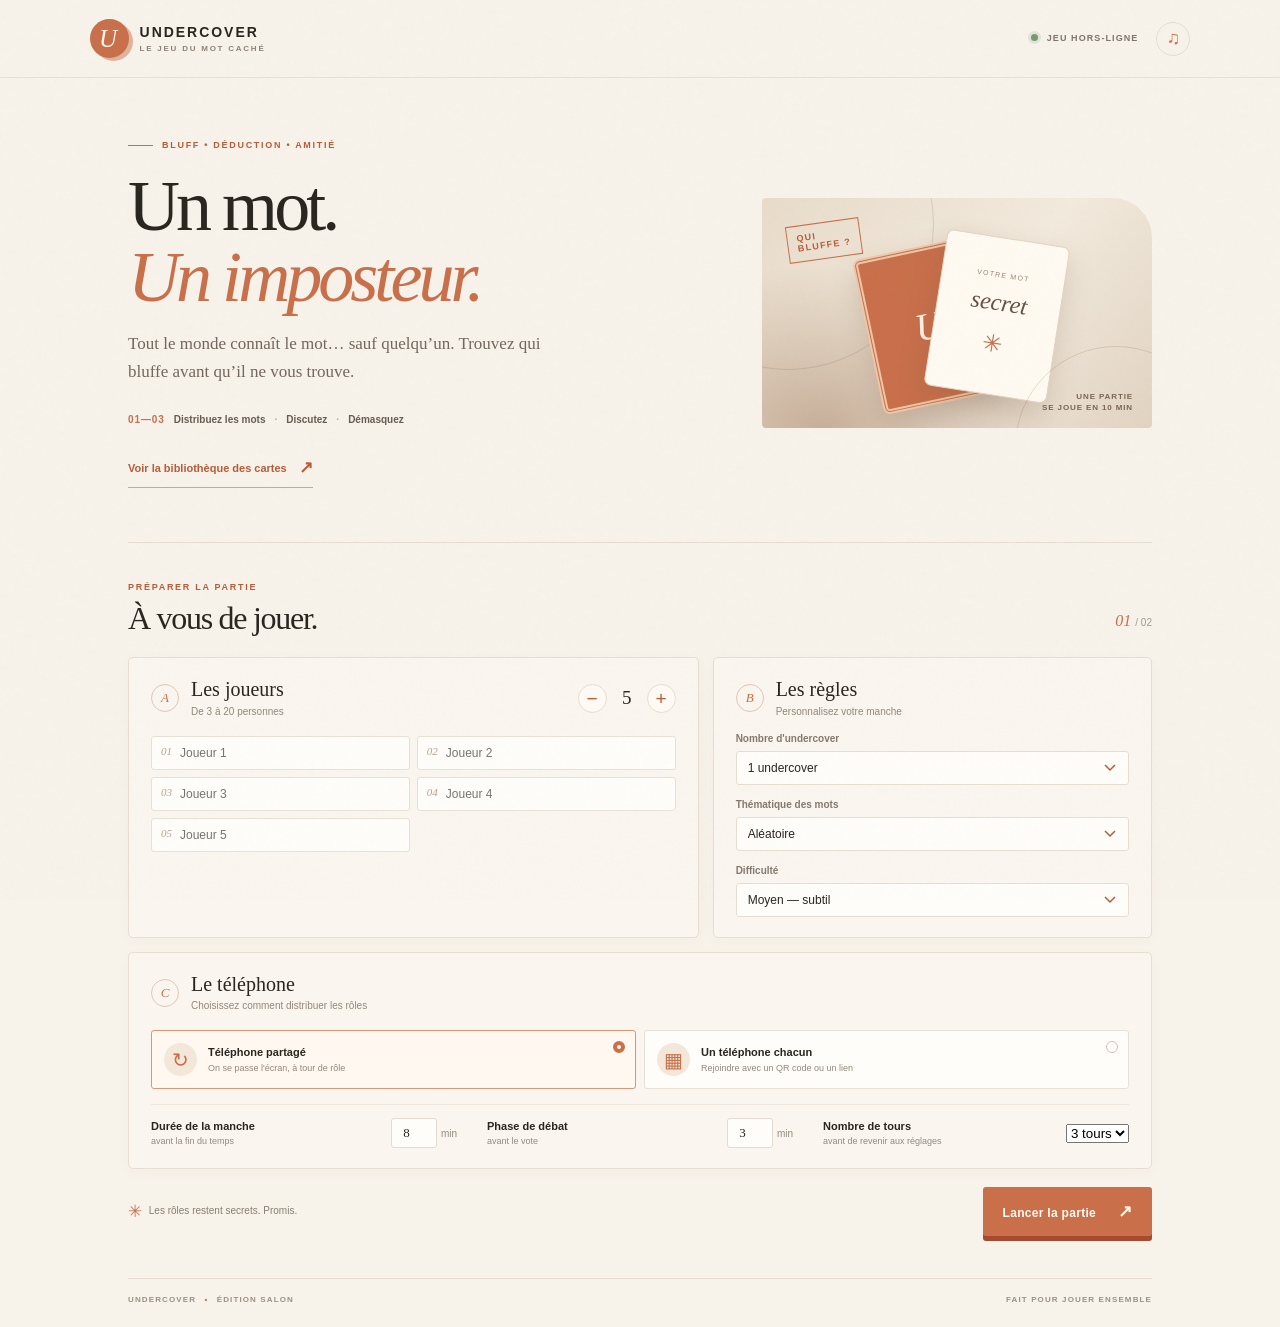
<file: index.html>
<!doctype html>
<html lang="fr">
<head>
  <meta charset="utf-8">
  <meta name="viewport" content="width=device-width, initial-scale=1, viewport-fit=cover">
  <meta name="theme-color" content="#f7f2ea">
  <meta name="description" content="Undercover — un jeu de bluff et de déduction magique à partager entre amis.">
  <title>Undercover — Qui n'a pas le même mot ?</title>
  <link rel="stylesheet" href="css/style.css">
  <script defer src="js/config.js"></script>
  <script defer src="js/words.js"></script>
  <script defer src="js/qrcode.min.js"></script>
  <script defer src="js/app.js"></script>
</head>
<body>
  <div class="paper-grain" aria-hidden="true"></div>
  <header class="topbar">
    <a class="brand" href="#" aria-label="Undercover, accueil"><span class="brand-mark">U</span><span>UNDERCOVER<small>LE JEU DU MOT CACHÉ</small></span></a>
    <div class="top-actions"><span class="offline-tag"><i></i> JEU HORS-LIGNE</span><button class="icon-button" id="soundToggle" aria-label="Activer ou désactiver le son" title="Son">♫</button></div>
  </header>
  <main id="app" class="app-shell">
    <section id="setupView" class="view setup-view">
      <div class="intro-grid">
        <div class="intro-copy">
          <div class="eyebrow"><span class="eyebrow-line"></span> BLUFF • DÉDUCTION • AMITIÉ</div>
          <h1>Un mot.<br><em>Un imposteur.</em></h1>
          <p class="lede">Tout le monde connaît le mot… sauf quelqu’un. Trouvez qui bluffe avant qu’il ne vous trouve.</p>
          <div class="howto"><span class="howto-no">01—03</span><span>Distribuez les mots</span><span class="howto-dot">·</span><span>Discutez</span><span class="howto-dot">·</span><span>Démasquez</span></div>
          <a class="cards-link" href="cartes.html">Voir la bibliothèque des cartes <span>↗</span></a>
        </div>
        <div class="art-card" aria-label="Illustration de cartes de jeu"><div class="art-stamp">QUI<br>BLUFFE ?</div><div class="playing-card card-back"><span>U</span><b>?</b></div><div class="playing-card card-face"><small>VOTRE MOT</small><strong>secret</strong><i>✳</i></div><div class="art-caption">UNE PARTIE<br>SE JOUE EN 10 MIN</div></div>
      </div>
      <form id="setupForm" class="setup-form">
        <div class="section-head"><div><span class="section-kicker">PRÉPARER LA PARTIE</span><h2>À vous de jouer.</h2></div><span class="step-count">01 <span>/ 02</span></span></div>
        <div class="setup-grid">
          <div class="field-card players-card">
            <div class="field-heading"><span class="field-index">A</span><div><label for="playerCount">Les joueurs</label><small>De 3 à 20 personnes</small></div><div class="stepper"><button type="button" id="minusPlayers" aria-label="Retirer un joueur">−</button><output id="playerCountOutput">5</output><button type="button" id="plusPlayers" aria-label="Ajouter un joueur">+</button></div></div>
            <div id="nameFields" class="name-fields" aria-live="polite"></div>
          </div>
          <div class="field-card settings-card">
            <div class="field-heading"><span class="field-index">B</span><div><span class="field-label">Les règles</span><small>Personnalisez votre manche</small></div></div>
            <label class="select-label" for="undercoverCount">Nombre d'undercover</label><select id="undercoverCount"></select>
            <label class="select-label" for="themeSelect">Thématique des mots</label><select id="themeSelect"></select>
            <label class="select-label" for="difficultySelect">Difficulté</label><select id="difficultySelect"><option value="facile">Facile — évident</option><option value="moyen" selected>Moyen — subtil</option><option value="difficile">Difficile — expert</option></select>
          </div>
        </div>
        <div class="field-card play-options">
          <div class="field-heading"><span class="field-index">C</span><div><span class="field-label">Le téléphone</span><small>Choisissez comment distribuer les rôles</small></div></div>
          <div class="mode-options"><label class="mode-choice"><input type="radio" name="mode" value="shared" checked><span class="mode-icon">↻</span><span><b>Téléphone partagé</b><small>On se passe l'écran, à tour de rôle</small></span><i class="radio-dot"></i></label><label class="mode-choice"><input type="radio" name="mode" value="qr"><span class="mode-icon">▦</span><span><b>Un téléphone chacun</b><small>Rejoindre avec un QR code ou un lien</small></span><i class="radio-dot"></i></label></div>
          <div class="timer-settings"><label><span>Durée de la manche <small>avant la fin du temps</small></span><span class="duration"><input id="roundMinutes" type="number" min="1" max="30" value="8" aria-label="Durée de la manche en minutes"> min</span></label><label><span>Phase de débat <small>avant le vote</small></span><span class="duration"><input id="debateMinutes" type="number" min="1" max="20" value="3" aria-label="Durée du débat en minutes"> min</span></label><label><span>Nombre de tours <small>avant de revenir aux réglages</small></span><span class="duration"><select id="roundCount" aria-label="Nombre de tours"><option value="1">1 tour</option><option value="2">2 tours</option><option value="3" selected>3 tours</option><option value="4">4 tours</option><option value="5">5 tours</option></select></span></label></div>
        </div>
        <div class="form-footer"><p><span>✳</span> Les rôles restent secrets. Promis.</p><button class="primary-button" type="submit">Lancer la partie <span>↗</span></button></div>
      </form>
    </section>

    <section id="gameView" class="view game-view hidden" aria-live="polite"></section>
    <footer class="site-footer"><span>UNDERCOVER <span class="footer-dot">•</span> ÉDITION SALON</span><span>FAIT POUR JOUER ENSEMBLE</span></footer>
  </main>
  <div id="toast" class="toast" role="status" aria-live="polite"></div>
</body>
</html>
</file>
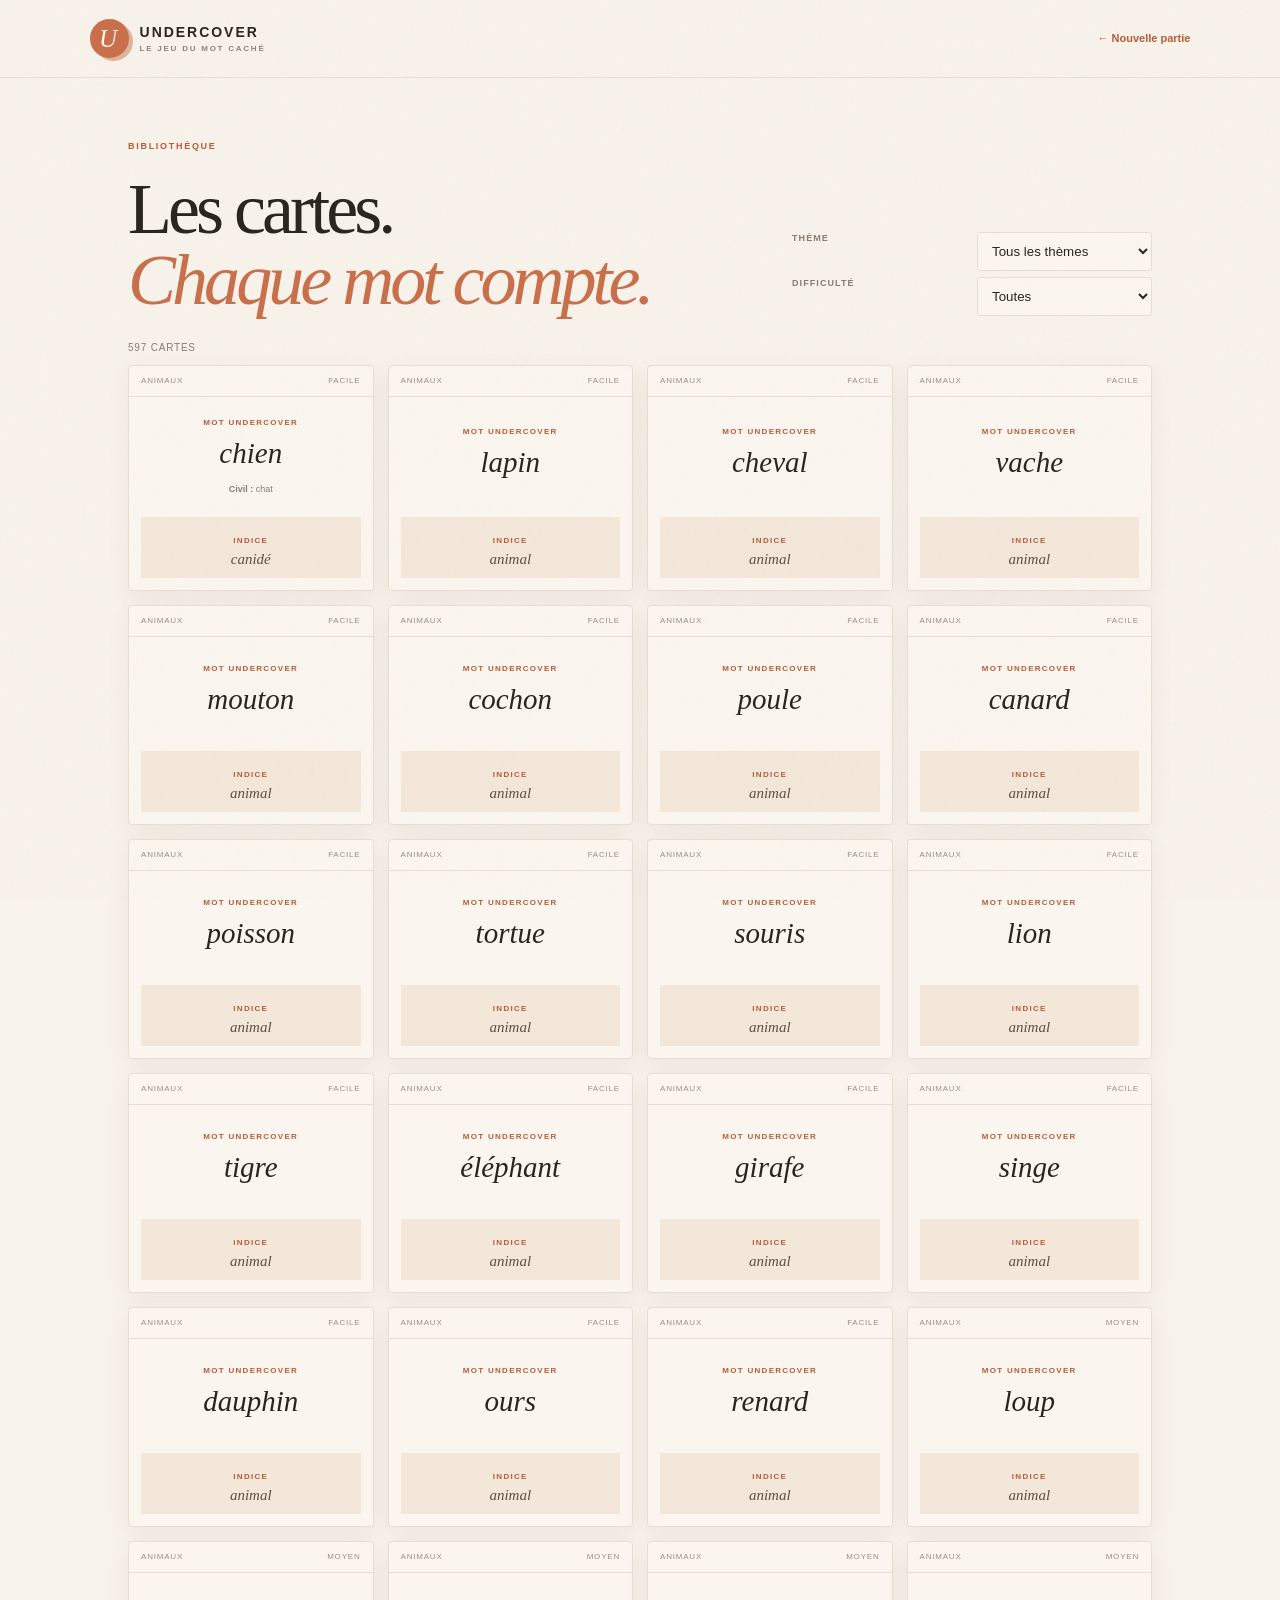
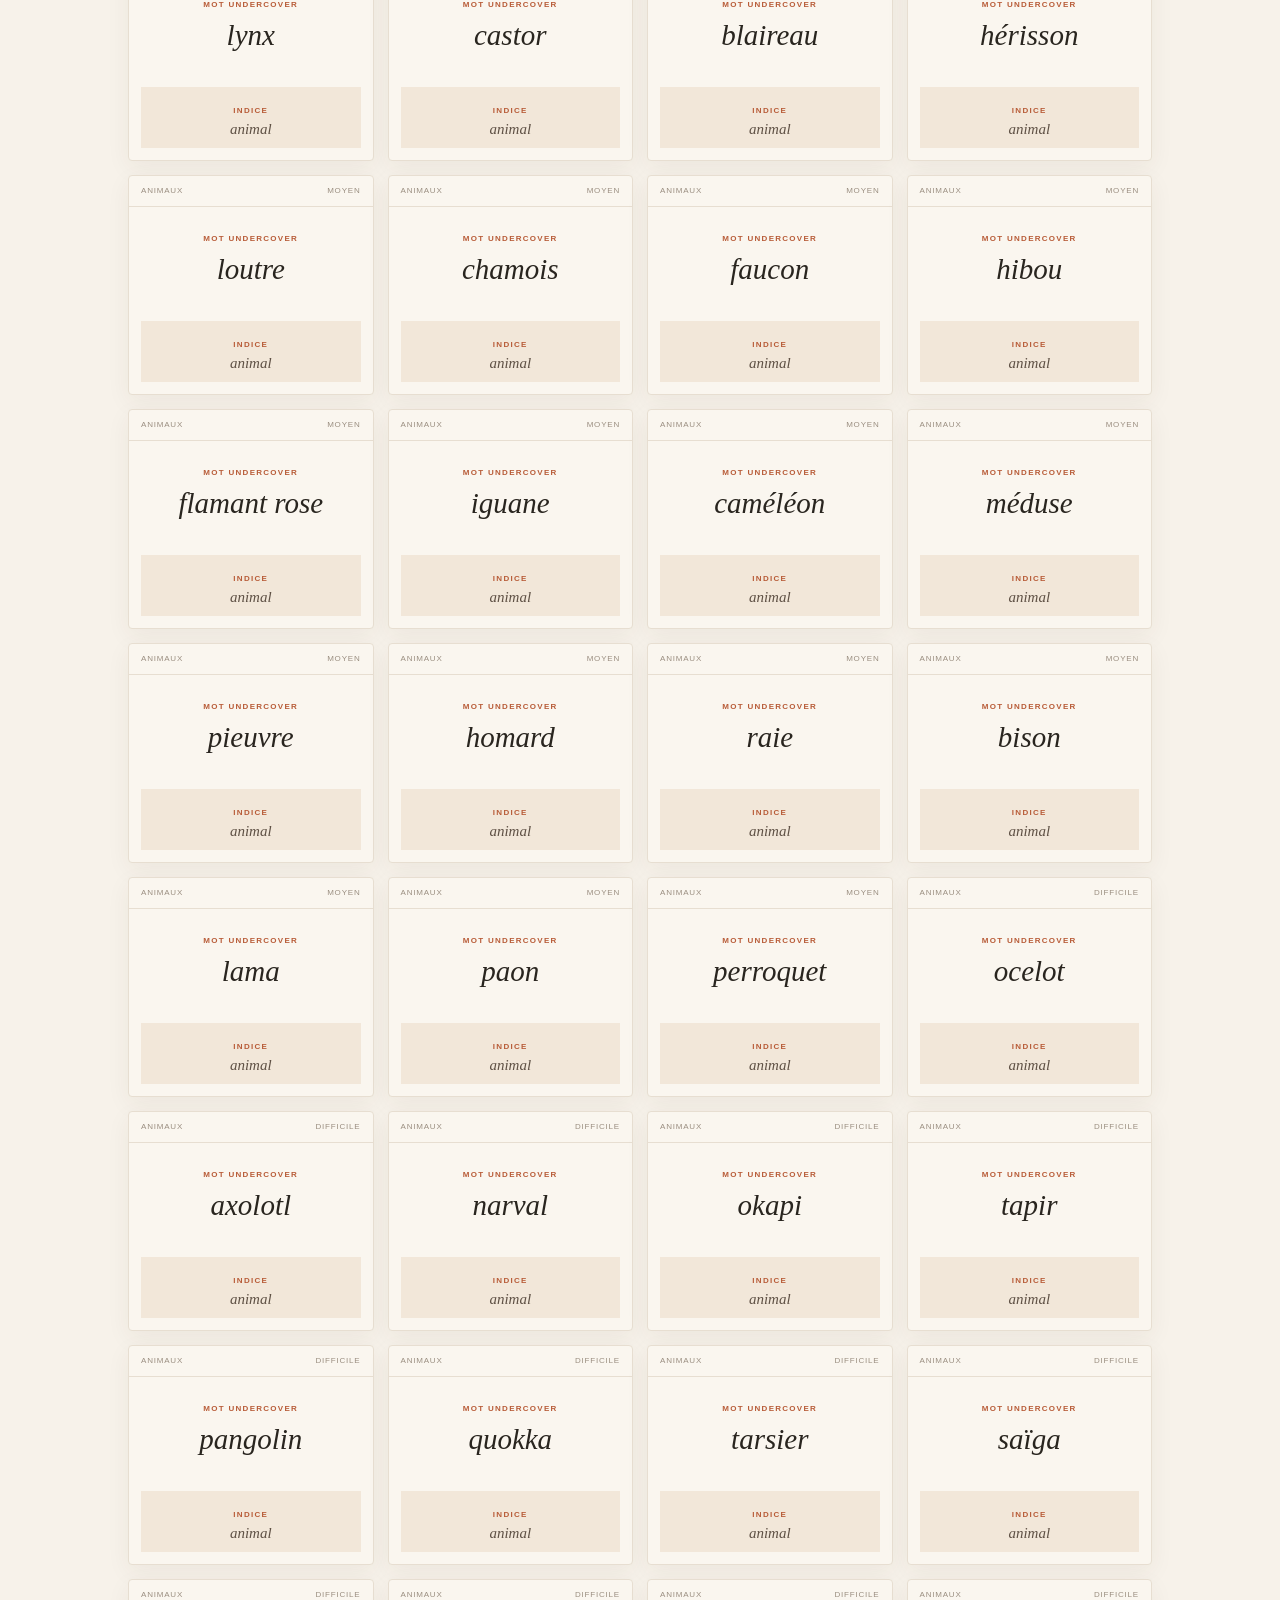
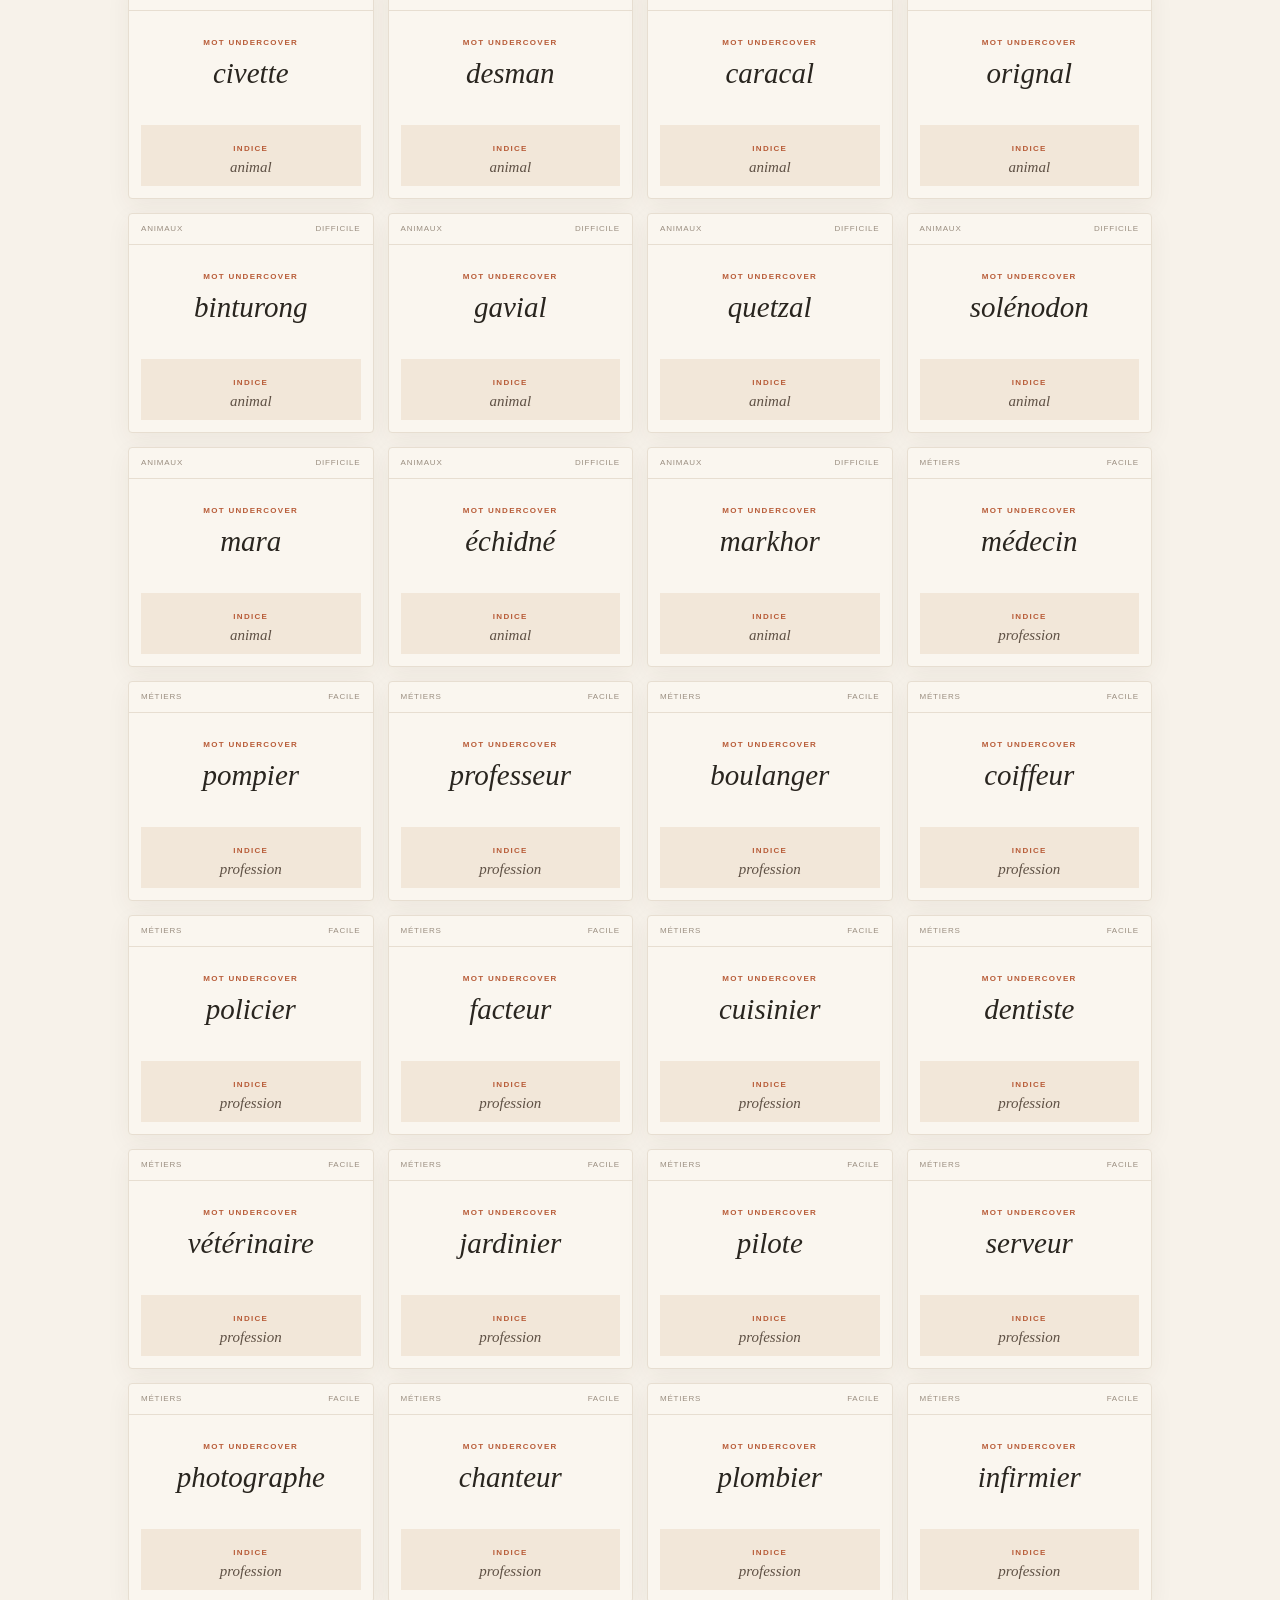
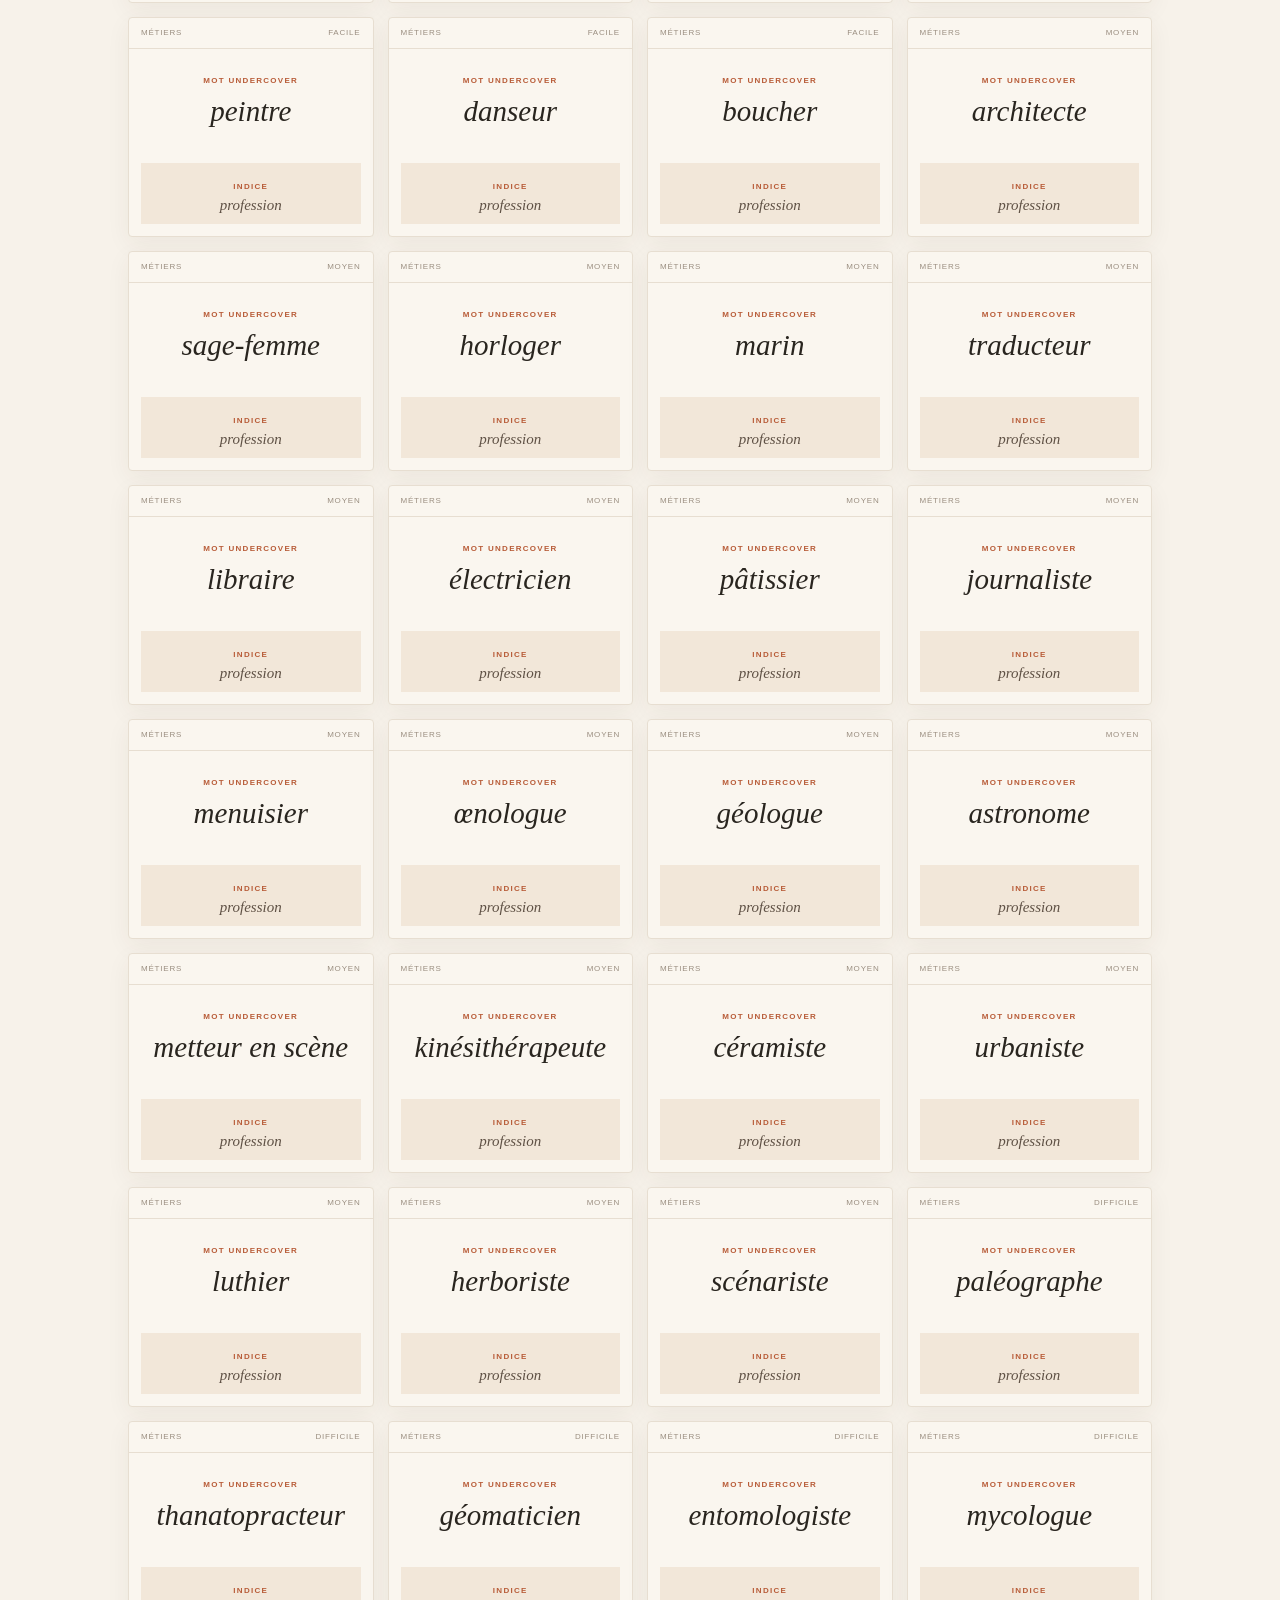
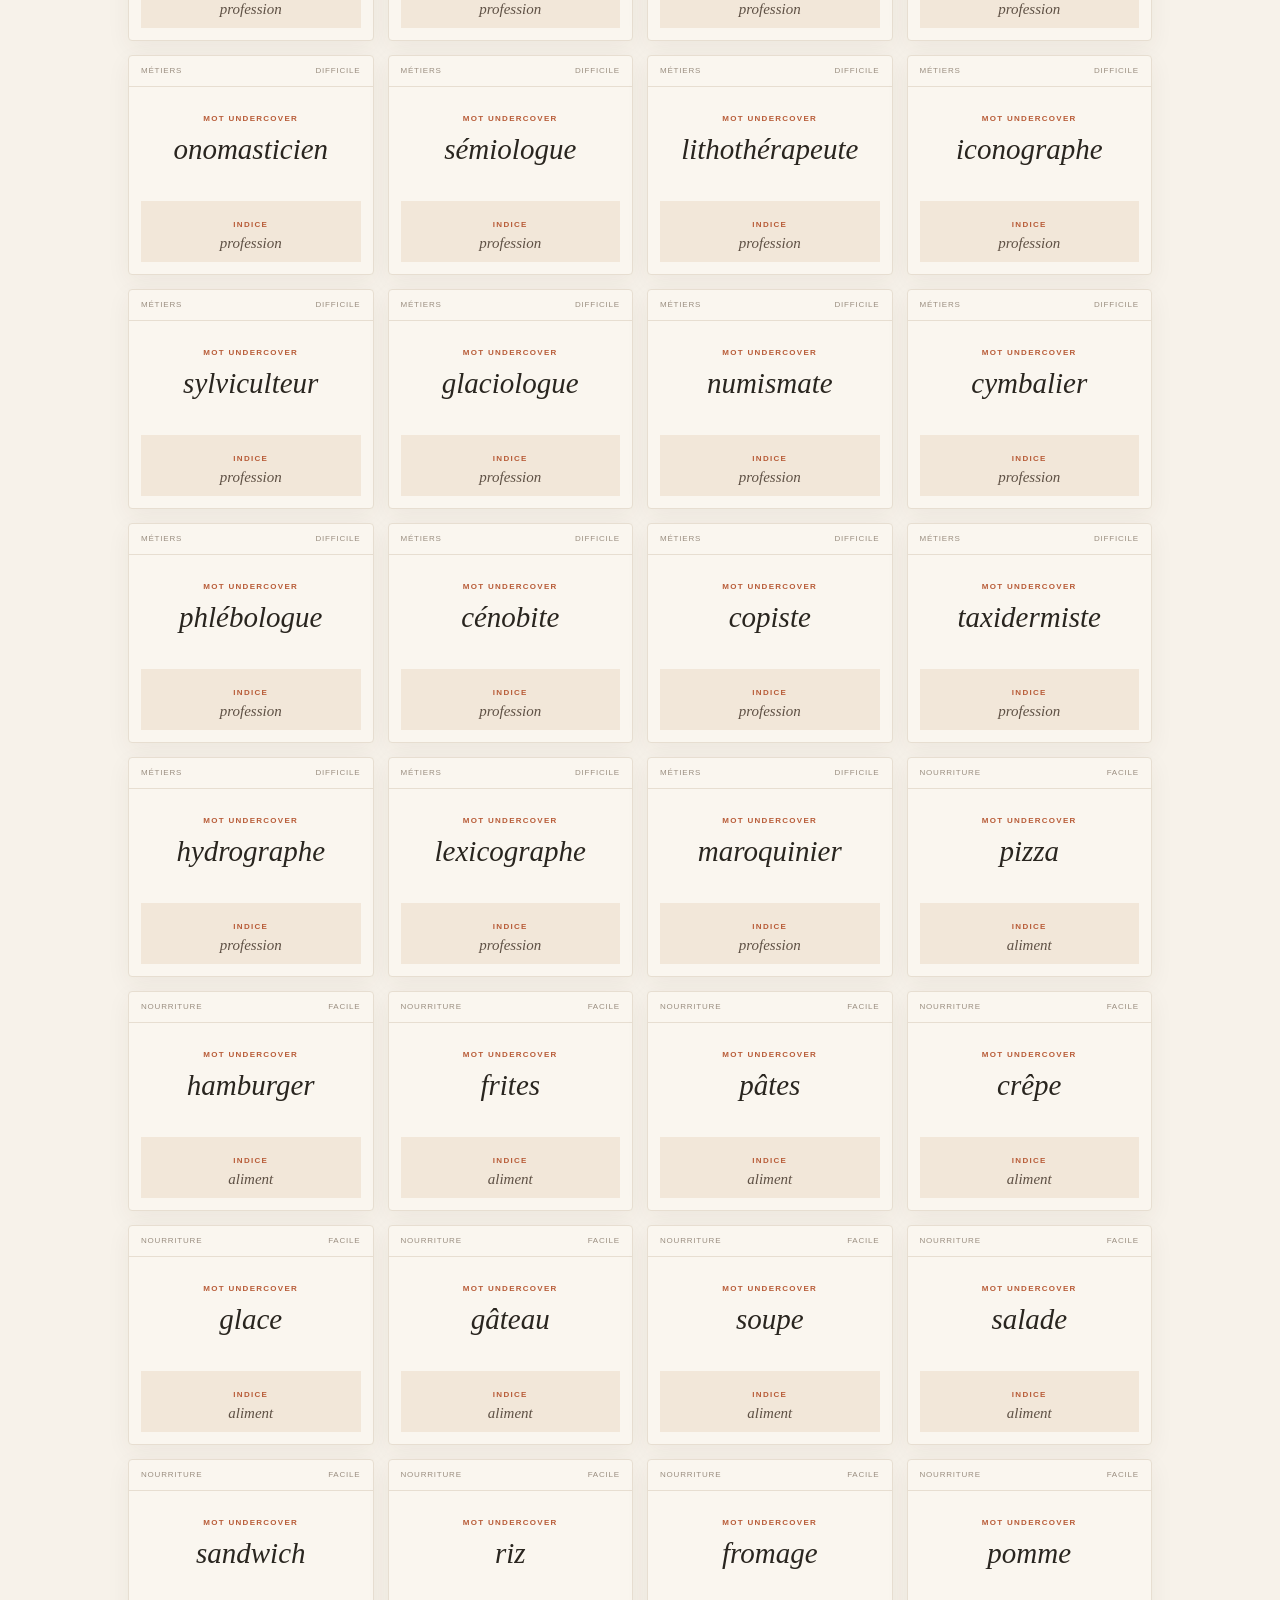
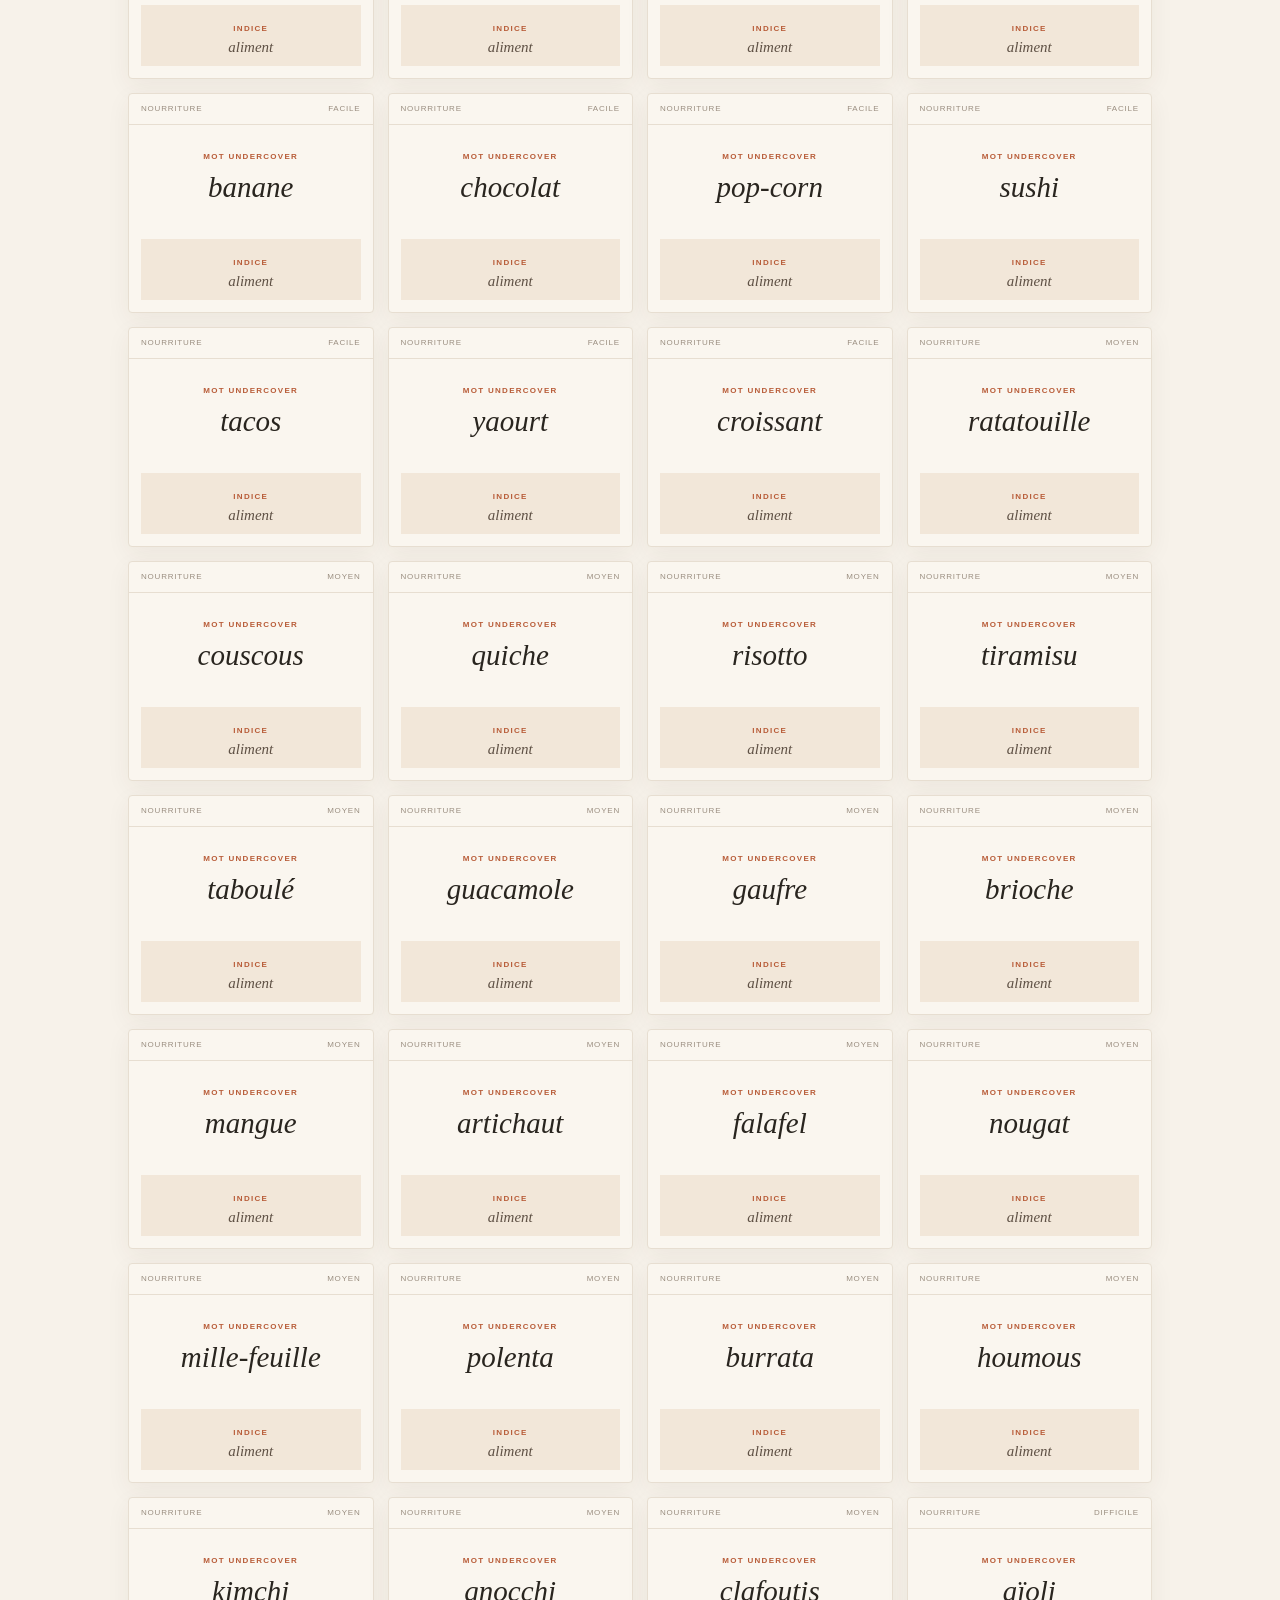
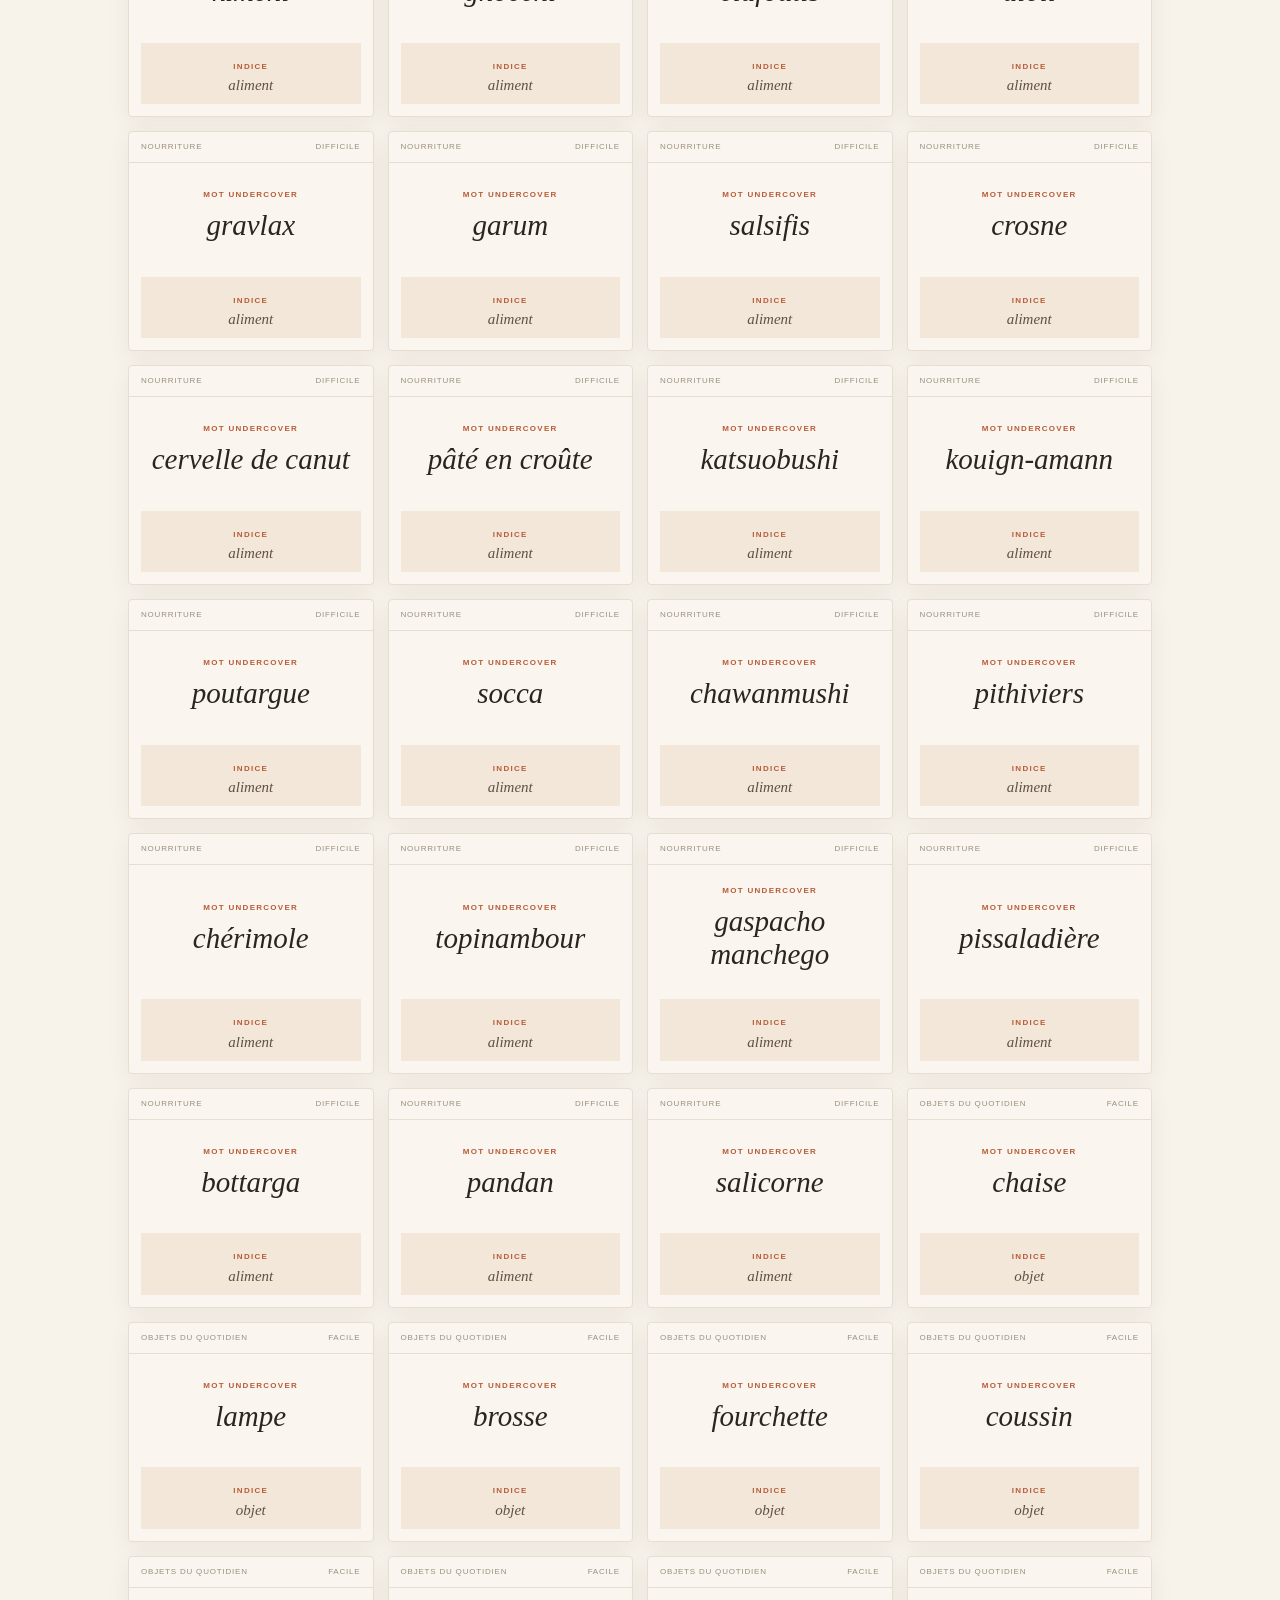
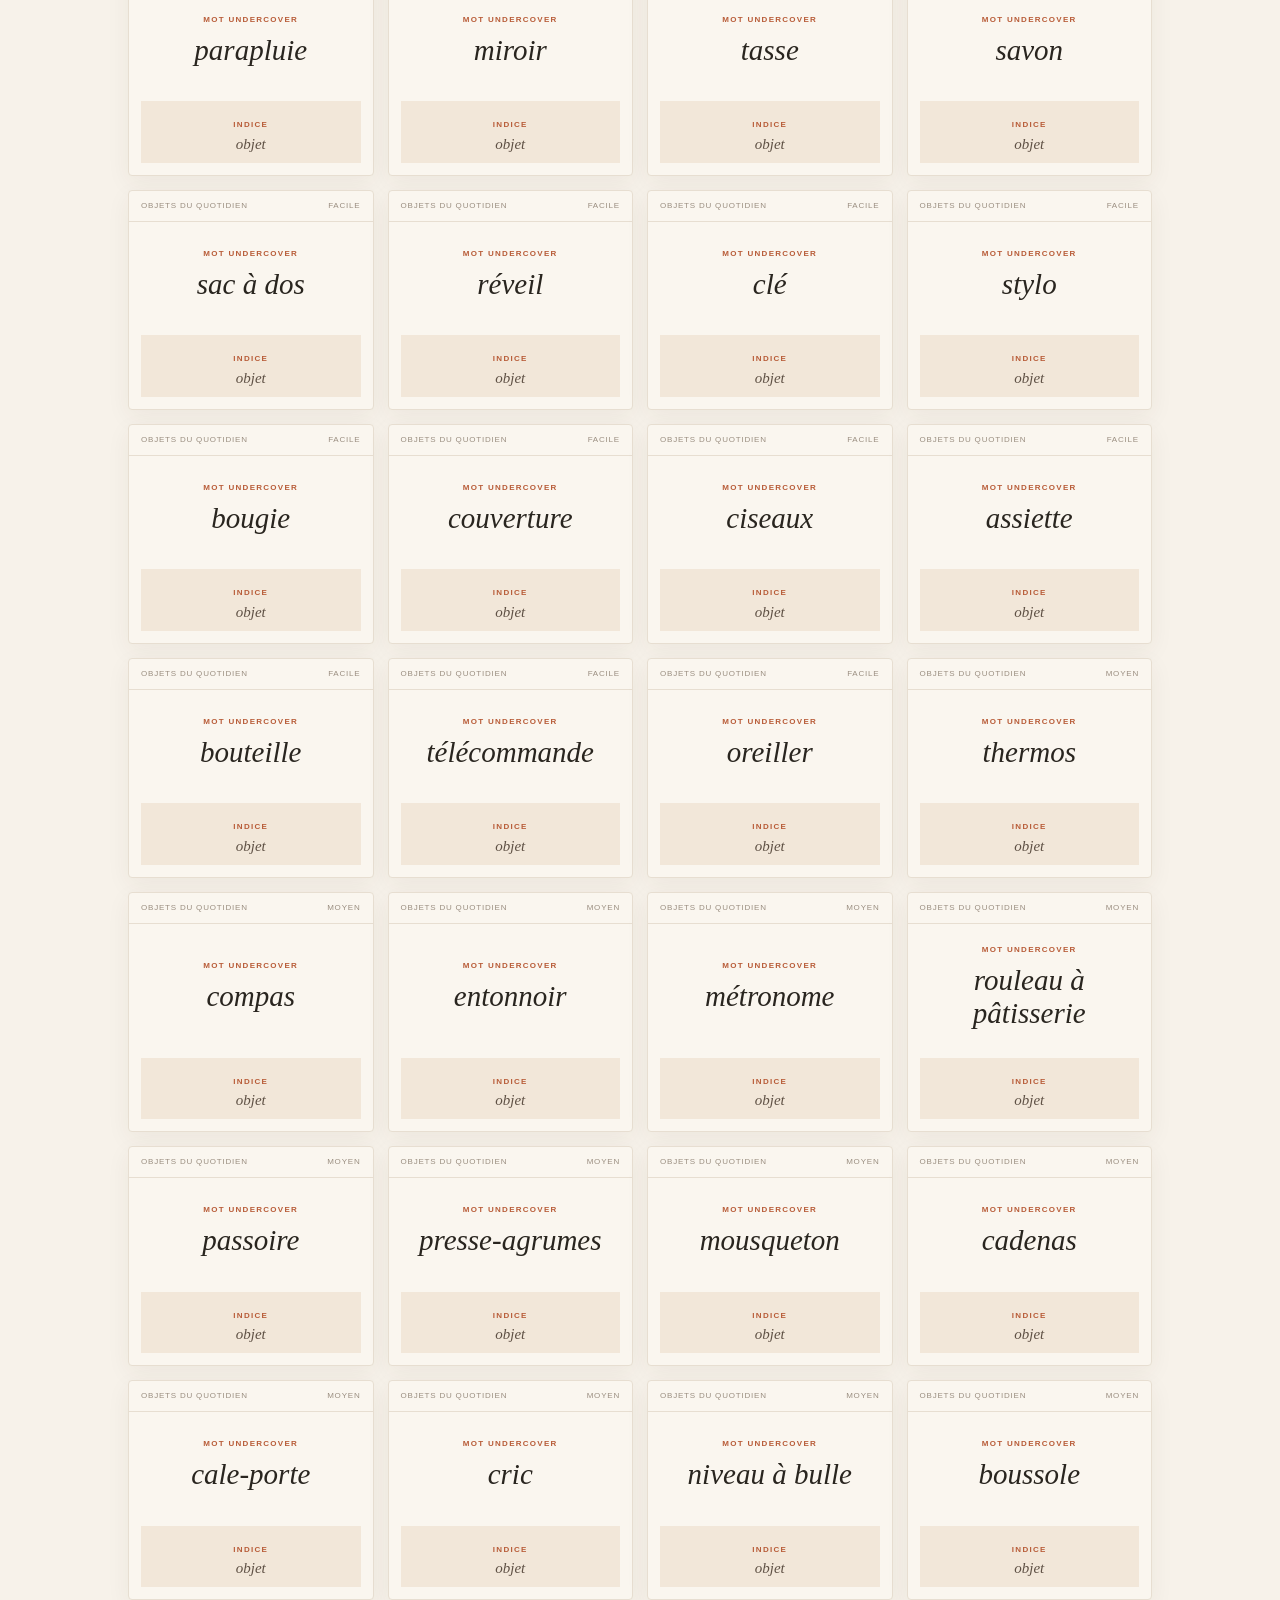
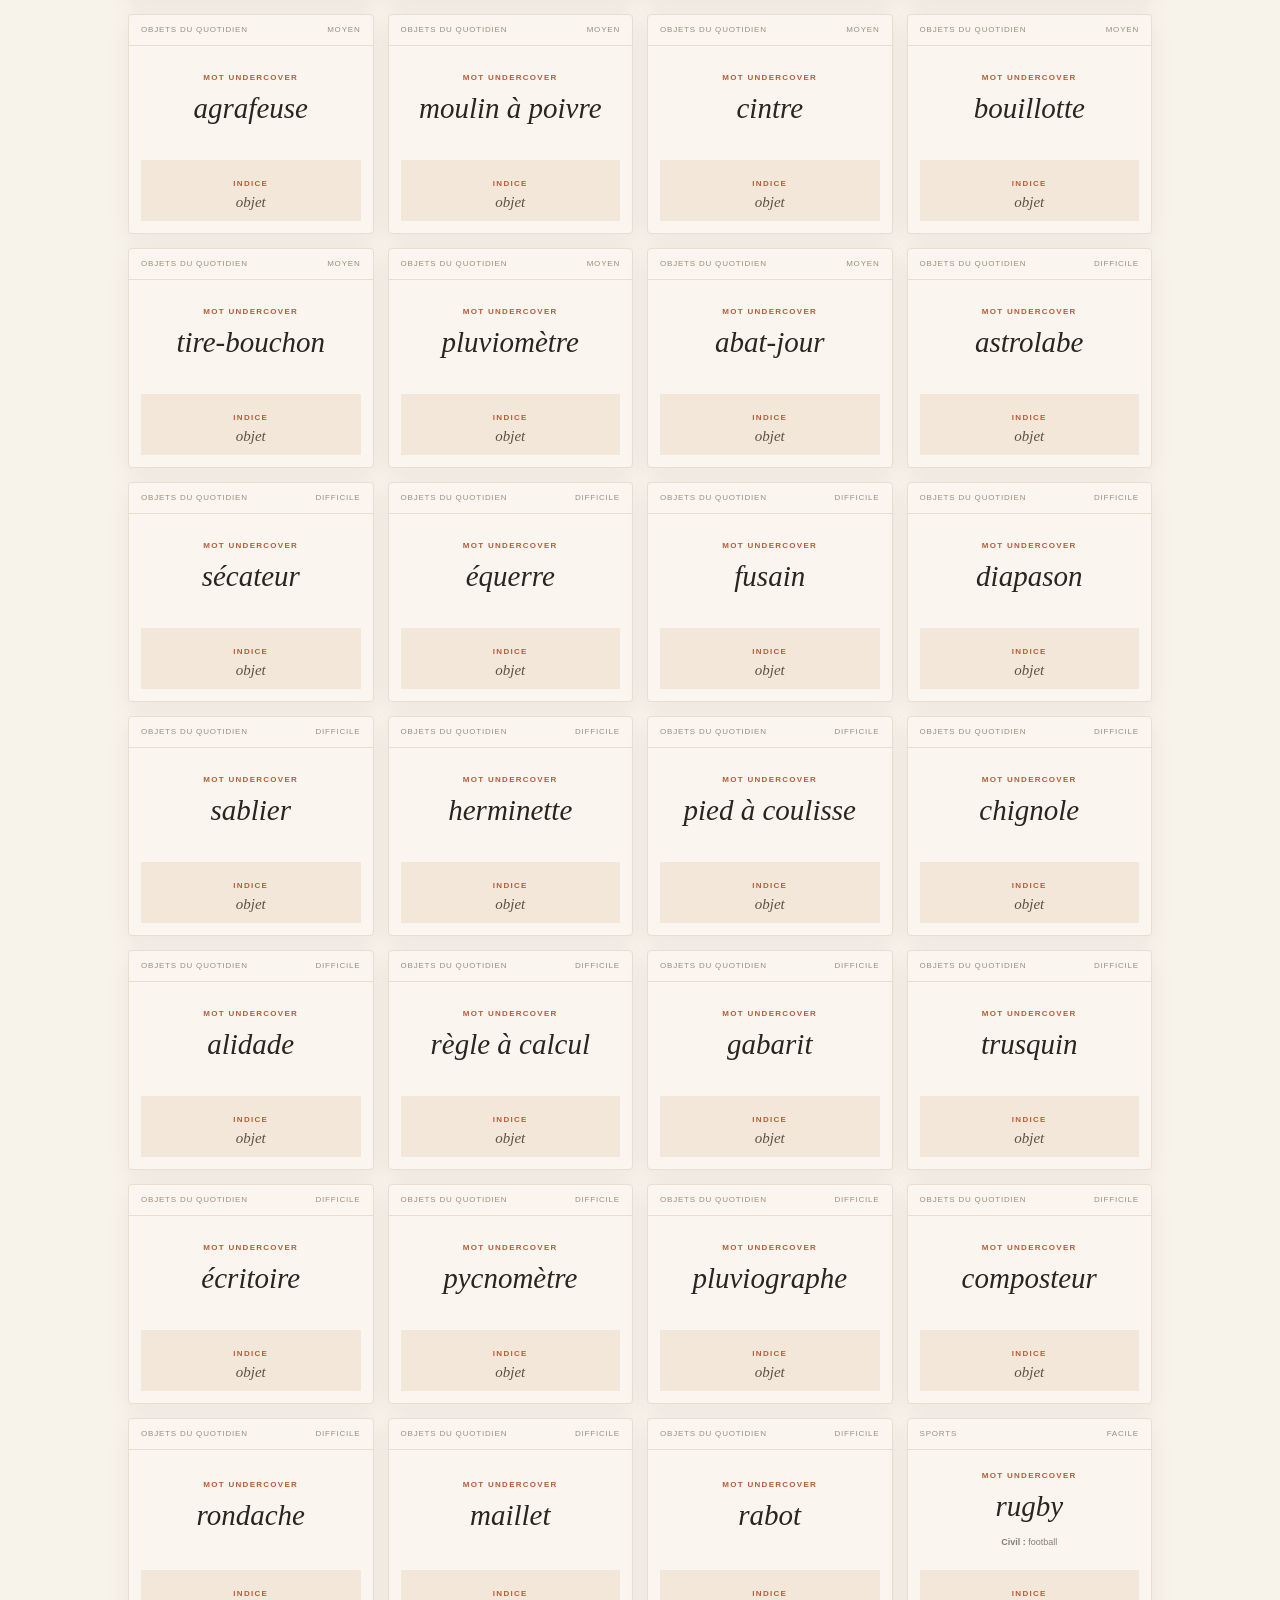
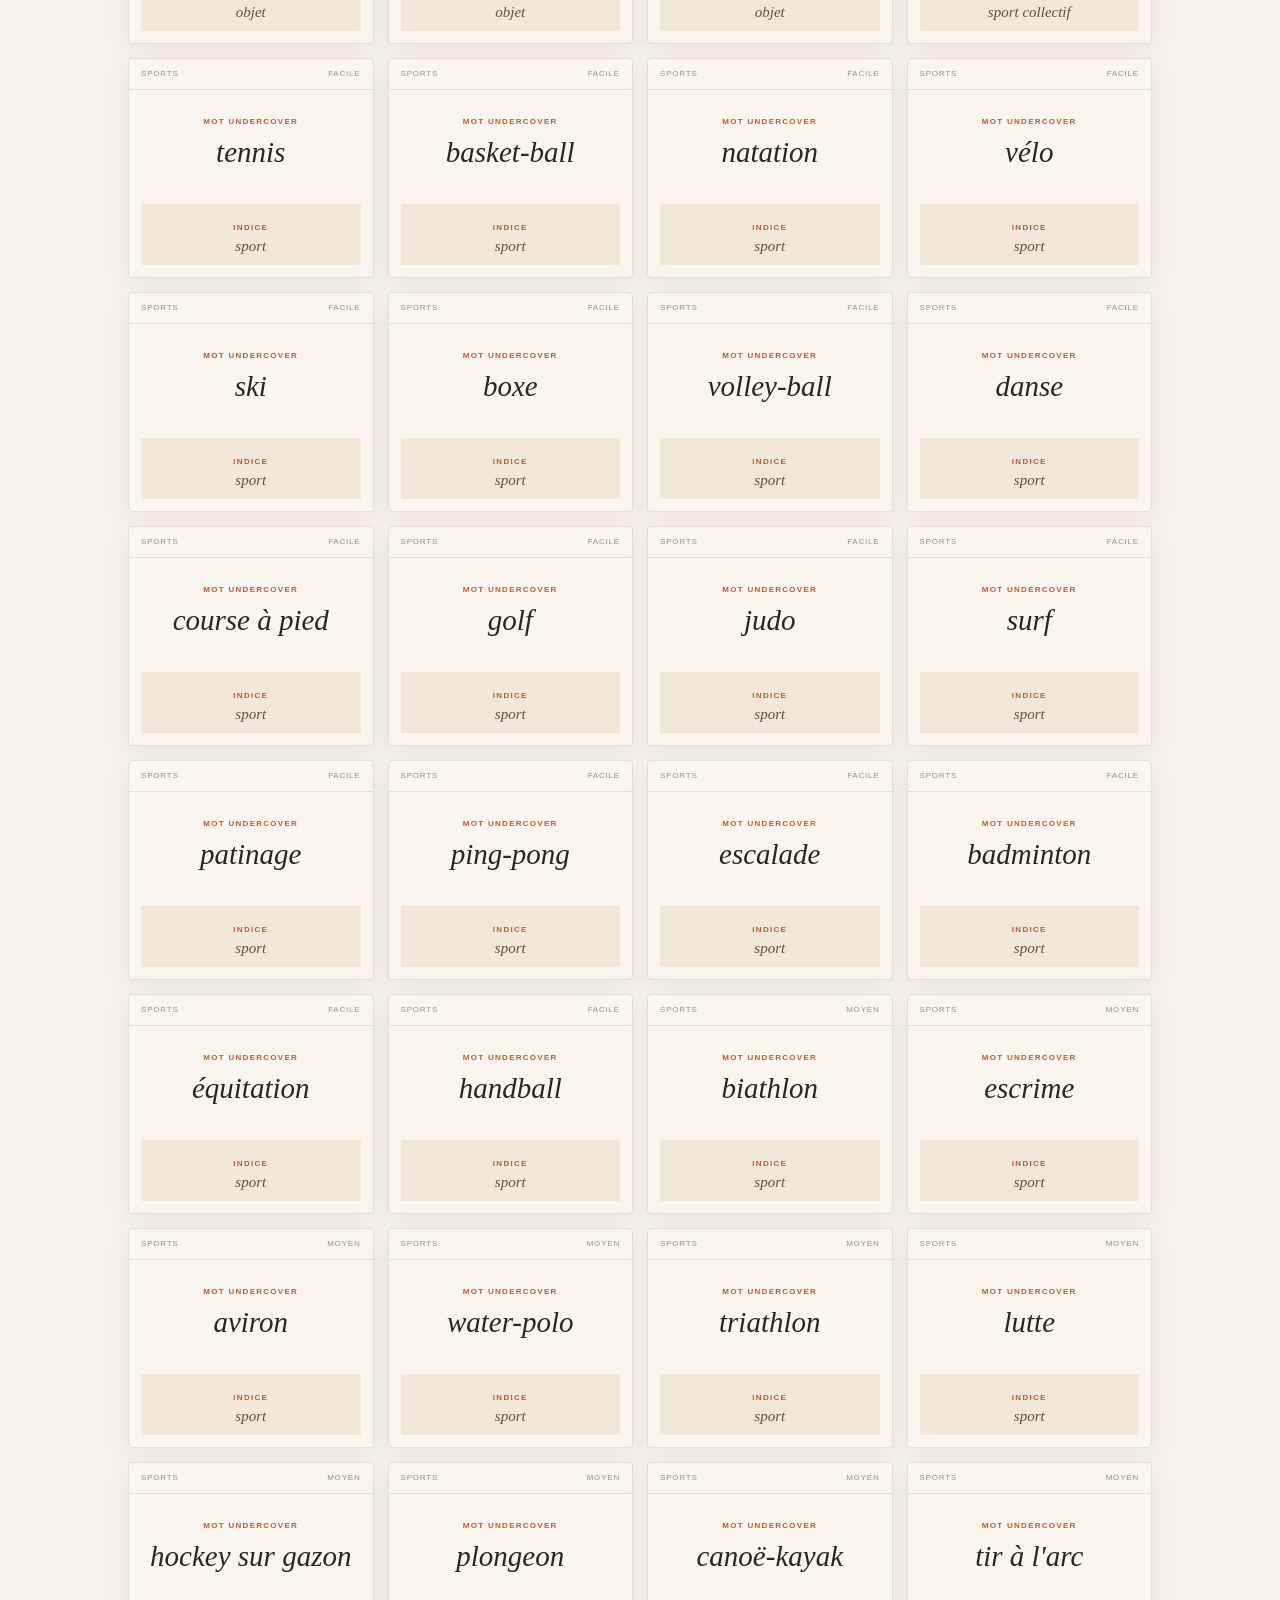
<file: cartes.html>
<!doctype html>
<html lang="fr">
<head>
  <meta charset="utf-8">
  <meta name="viewport" content="width=device-width, initial-scale=1">
  <meta name="theme-color" content="#f7f2ea">
  <title>Undercover — Bibliothèque des cartes</title>
  <link rel="stylesheet" href="css/style.css">
  <script defer src="js/config.js"></script>
  <script defer src="js/words.js"></script>
  <script defer src="js/cards.js"></script>
</head>
<body>
  <div class="paper-grain" aria-hidden="true"></div>
  <header class="topbar">
    <a class="brand" href="index.html" aria-label="Undercover, accueil"><span class="brand-mark">U</span><span>UNDERCOVER<small>LE JEU DU MOT CACHÉ</small></span></a>
    <a class="cards-back" href="index.html">← Nouvelle partie</a>
  </header>
  <main class="app-shell cards-shell">
    <section class="cards-header">
      <div>
        <span class="section-kicker">BIBLIOTHÈQUE</span>
        <h1>Les cartes.<br><em>Chaque mot compte.</em></h1>
      </div>
      <div class="cards-controls">
        <label for="themeFilter">Thème</label>
        <select id="themeFilter"></select>
        <label for="difficultyFilter">Difficulté</label>
        <select id="difficultyFilter">
          <option value="all">Toutes</option>
          <option value="facile">Facile</option>
          <option value="moyen">Moyen</option>
          <option value="difficile">Difficile</option>
        </select>
      </div>
    </section>
    <p id="cardsCount" class="cards-count" aria-live="polite"></p>
    <div id="cardsGrid" class="cards-grid"></div>
  </main>
</body>
</html>
</file>
<file: css/style.css>
:root{--terra:#C96F4A;--terra-dark:#B85C38;--cream:#F7F2EA;--paper:#FAF6EF;--ink:#29251F;--muted:#82786D;--line:#E7DED1;--sage:#556B57;--display:Georgia,'Times New Roman',serif;--body:'Trebuchet MS',Verdana,sans-serif;--shadow:0 18px 55px rgba(76,54,34,.09)}
*{box-sizing:border-box}html{scroll-behavior:smooth}body{margin:0;background:var(--cream);color:var(--ink);font-family:var(--body);font-size:15px;line-height:1.5}.paper-grain{position:fixed;inset:0;pointer-events:none;z-index:5;opacity:.14;background-image:url("data:image/svg+xml,%3Csvg viewBox='0 0 180 180' xmlns='http://www.w3.org/2000/svg'%3E%3Cfilter id='n'%3E%3CfeTurbulence type='fractalNoise' baseFrequency='.9' numOctaves='3' stitchTiles='stitch'/%3E%3C/filter%3E%3Crect width='100%25' height='100%25' filter='url(%23n)' opacity='.14'/%3E%3C/svg%3E")}.topbar{height:78px;padding:0 clamp(20px,7vw,100px);display:flex;align-items:center;justify-content:space-between;border-bottom:1px solid rgba(63,48,34,.09);position:relative;z-index:2}.brand{display:flex;align-items:center;gap:11px;text-decoration:none;color:var(--ink);font-size:14px;font-weight:900;letter-spacing:.14em;line-height:1.15}.brand small{display:block;font-size:8px;font-weight:700;color:#8e8378;letter-spacing:.22em;margin-top:4px}.brand-mark{width:39px;height:39px;background:var(--terra);color:#fff8ed;display:grid;place-items:center;border-radius:50%;font:italic 25px var(--display);box-shadow:4px 3px 0 #dfb49d}.top-actions{display:flex;align-items:center;gap:18px}.offline-tag{font-size:9px;letter-spacing:.12em;color:#7f756b;font-weight:700}.offline-tag i{display:inline-block;background:#7c9771;width:7px;height:7px;border-radius:50%;margin:0 5px 0 0;box-shadow:0 0 0 3px #dce5d7}.icon-button{border:1px solid var(--line);background:transparent;width:34px;height:34px;border-radius:50%;font-size:18px;color:var(--terra);cursor:pointer}.app-shell{max-width:1080px;padding:0 28px;margin:auto}.intro-grid{display:grid;grid-template-columns:1.2fr .8fr;align-items:center;gap:50px;padding:61px 0 54px}.eyebrow,.section-kicker{font-size:9px;font-weight:800;letter-spacing:.19em;color:var(--terra-dark)}.eyebrow{display:flex;align-items:center;gap:9px}.eyebrow-line{width:25px;height:1px;background:var(--terra)}h1{font:normal clamp(44px,6vw,72px)/.99 var(--display);letter-spacing:-.055em;margin:18px 0 17px}h1 em{color:var(--terra);font-weight:normal}.lede{font:17px/1.65 var(--display);color:#72675d;max-width:425px;margin:0}.howto{display:flex;align-items:center;gap:9px;margin-top:26px;font-size:10px;color:#665c52;font-weight:700}.howto-no{color:var(--terra);letter-spacing:.09em}.howto-dot{color:#c7aa95}.art-card{height:230px;position:relative;background:#e9ded0;border-radius:4px 40px 4px 4px;overflow:hidden;display:flex;align-items:center;justify-content:center;background-image:radial-gradient(ellipse at 15% 100%,#c7af99 0,transparent 50%),linear-gradient(130deg,#e8dbca,#f2eadd 54%,#e1d3c2)}.art-card:before,.art-card:after{content:'';position:absolute;border:1px solid rgba(116,87,64,.18);border-radius:50%;width:290px;height:290px;left:-120px;top:-120px}.art-card:after{width:200px;height:200px;left:auto;right:-65px;top:auto;bottom:-120px}.art-stamp{position:absolute;top:24px;left:25px;color:var(--terra-dark);font-size:9px;line-height:1.15;letter-spacing:.14em;font-weight:800;transform:rotate(-8deg);border:1px solid var(--terra);padding:7px 9px}.playing-card{position:absolute;width:124px;height:158px;background:#fffaf1;border:1px solid #e2d4c2;border-radius:7px;box-shadow:0 11px 27px #72553e35;display:flex;flex-direction:column;align-items:center;justify-content:center}.card-back{transform:rotate(-12deg) translate(-30px,6px);background:var(--terra);color:#fff5e9;border:5px double #edc7a7}.card-back span{font:italic 39px var(--display)}.card-back b{position:absolute;right:13px;top:10px;font:15px var(--display)}.card-face{transform:rotate(9deg) translate(40px,-3px);color:#655143}.card-face small{font-size:7px;letter-spacing:.18em;color:#958373}.card-face strong{font:italic 24px var(--display);margin-top:8px}.card-face i{color:var(--terra);font-style:normal;font-size:24px;margin-top:10px}.art-caption{position:absolute;right:19px;bottom:15px;text-align:right;color:#786655;font-size:8px;line-height:1.4;letter-spacing:.11em;font-weight:800}.setup-form{padding:31px 0 42px;border-top:1px solid var(--line)}.section-head{display:flex;justify-content:space-between;align-items:end;margin-bottom:20px}.section-head h2{font:normal 32px var(--display);margin:4px 0 0;letter-spacing:-.04em}.step-count{font:italic 16px var(--display);color:var(--terra);padding-bottom:7px}.step-count span{font:10px var(--body);color:#a3998e}.setup-grid{display:grid;grid-template-columns:1.13fr .87fr;gap:14px}.field-card{background:var(--paper);border:1px solid var(--line);border-radius:5px;padding:20px 22px;box-shadow:0 4px 16px #76563707}.field-heading{display:flex;align-items:center;gap:12px;margin-bottom:17px}.field-index{width:28px;height:28px;display:grid;place-items:center;border:1px solid #dfc7b5;border-radius:50%;font:italic 13px var(--display);color:var(--terra)}.field-heading label,.field-label{font:20px var(--display)}.field-heading small{display:block;font-size:10px;color:#93877a;margin-top:1px}.stepper{margin-left:auto;display:flex;align-items:center;gap:13px}.stepper button{border:1px solid var(--line);background:#fffaf3;border-radius:50%;width:29px;height:29px;color:var(--terra-dark);font-size:19px;line-height:1;cursor:pointer}.stepper output{font:19px var(--display);min-width:14px;text-align:center}.name-fields{display:grid;grid-template-columns:1fr 1fr;gap:7px}.name-field{position:relative}.name-field span{position:absolute;left:10px;top:9px;font:italic 11px var(--display);color:#bca18c}.name-field input{width:100%;height:34px;padding:0 8px 0 28px;border:1px solid #e9e1d6;background:#fffdf9;border-radius:3px;font:12px var(--body);color:var(--ink);outline:none}.name-field input:focus,select:focus{border-color:var(--terra);box-shadow:0 0 0 2px #c96f4a20}.select-label{display:block;font-size:10px;color:#84796f;font-weight:700;margin:12px 0 5px}.settings-card select{width:100%;appearance:none;padding:9px 34px 9px 11px;border:1px solid #e7ded1;border-radius:3px;background:#fffdf9;color:var(--ink);font:12px var(--body);background-image:url("data:image/svg+xml,%3Csvg width='12' height='8' viewBox='0 0 12 8' xmlns='http://www.w3.org/2000/svg'%3E%3Cpath d='m1 1 5 5 5-5' fill='none' stroke='%23b85c38' stroke-width='1.5'/%3E%3C/svg%3E");background-repeat:no-repeat;background-position:right 12px center}.settings-card .field-heading{margin-bottom:10px}.play-options{margin-top:14px}.mode-options{display:grid;grid-template-columns:1fr 1fr;gap:8px}.mode-choice{display:flex;position:relative;align-items:center;gap:11px;padding:12px;border:1px solid #e9e1d6;background:#fffdf9;border-radius:3px;cursor:pointer}.mode-choice:has(input:checked){border-color:#d89675;background:#fff8f1}.mode-choice input{position:absolute;opacity:0}.mode-icon{width:33px;height:33px;display:grid;place-items:center;border-radius:50%;background:#f3e7d9;color:var(--terra);font-size:20px}.mode-choice b{display:block;font-size:11px}.mode-choice small{display:block;color:#93877a;font-size:9px;margin-top:2px}.radio-dot{position:absolute;right:10px;top:10px;width:12px;height:12px;border:1px solid #cfc2b4;border-radius:50%}.mode-choice:has(input:checked) .radio-dot{border:4px solid var(--terra)}.timer-settings{display:flex;gap:30px;border-top:1px solid #eee6dc;margin-top:15px;padding-top:13px}.timer-settings label{display:flex;justify-content:space-between;align-items:center;gap:20px;flex:1}.timer-settings label>span:first-child{font-size:11px;font-weight:700}.timer-settings small{display:block;font-size:9px;font-weight:400;color:#94897e}.duration{font-size:10px;color:#93877a;display:flex;align-items:center;gap:4px}.duration input{width:46px;border:1px solid #e6dace;border-radius:3px;background:#fffdf9;padding:6px;text-align:center;color:var(--ink);font:13px var(--display)}.form-footer{display:flex;justify-content:space-between;align-items:center;margin-top:18px}.form-footer p{font-size:10px;color:#887e72;margin:0}.form-footer p span{color:var(--terra);font-size:17px;vertical-align:middle;margin-right:4px}.primary-button{background:var(--terra);border:0;color:#fffaf4;padding:14px 20px;border-radius:3px;font:700 12px var(--body);letter-spacing:.025em;cursor:pointer;box-shadow:0 5px 0 #a64b2f;transition:transform .16s,box-shadow .16s}.primary-button:hover{background:var(--terra-dark);transform:translateY(-2px);box-shadow:0 7px 0 #a64b2f}.primary-button:active{transform:translateY(3px);box-shadow:0 2px 0 #a64b2f}.primary-button span{font-size:17px;margin-left:18px}.site-footer{padding:15px 0 21px;border-top:1px solid var(--line);display:flex;justify-content:space-between;color:#9c9083;font-size:8px;letter-spacing:.14em;font-weight:700}.footer-dot{color:var(--terra);padding:0 5px}.hidden{display:none!important}
.qr-code{display:flex;justify-content:center;margin:12px auto 8px;min-height:180px}.qr-code canvas{display:block!important;margin:auto;max-width:180px}.qr-code img{display:none!important}.qr-code table{display:block;margin:auto}
.cards-link{display:inline-flex;align-items:center;gap:12px;margin-top:22px;text-decoration:none;color:var(--terra-dark);border-bottom:1px solid #cda78f;padding:6px 0;font-size:11px;font-weight:800}.cards-link span{font-size:17px}.cards-back{text-decoration:none;color:var(--terra-dark);font-size:11px;font-weight:800}.cards-shell{padding-top:55px;padding-bottom:70px}.cards-header{display:flex;align-items:end;justify-content:space-between;gap:30px;margin-bottom:24px}.cards-header h1{margin-bottom:0}.cards-controls{display:grid;grid-template-columns:1fr 1fr;gap:6px 10px;min-width:360px}.cards-controls label{font-size:9px;color:#887d70;font-weight:800;letter-spacing:.12em;text-transform:uppercase}.cards-controls select{width:100%;padding:10px;border:1px solid var(--line);border-radius:3px;background:var(--paper);color:var(--ink)}.cards-count{font-size:10px;color:#887d70;letter-spacing:.08em;text-transform:uppercase}.cards-grid{display:grid;grid-template-columns:repeat(4,1fr);gap:14px}.word-card{min-height:220px;background:var(--paper);border:1px solid var(--line);box-shadow:0 7px 24px rgba(76,54,34,.06);border-radius:4px;display:flex;flex-direction:column;overflow:hidden}.word-card-top{display:flex;justify-content:space-between;padding:9px 12px;border-bottom:1px solid var(--line);color:#9a8e80;font-size:8px;letter-spacing:.1em;text-transform:uppercase}.word-card-body{flex:1;text-align:center;display:flex;flex-direction:column;justify-content:center;padding:20px 12px}.word-card-body small,.word-card-hint small{color:var(--terra-dark);font-size:8px;letter-spacing:.16em;font-weight:800}.word-card-body h2{font:italic 29px var(--display);margin:8px 0}.word-card-body p{margin:5px 0 0;font-size:9px;color:#8a7d70}.word-card-body p span{font-weight:800}.word-card-hint{margin:0 12px 12px;padding:10px;background:#f2e7d9;text-align:center}.word-card-hint strong{display:block;margin-top:2px;font:italic 15px var(--display);color:#5f5145}
/* Écrans de jeu */.game-view{padding:34px 0 55px;min-height:70vh}.game-topline{display:flex;justify-content:space-between;align-items:center;color:#8c8175;font-size:9px;letter-spacing:.16em;font-weight:800}.game-back{border:0;background:none;color:var(--terra-dark);font:700 10px var(--body);cursor:pointer;padding:7px 0}.game-panel{max-width:650px;margin:32px auto 0;background:var(--paper);border:1px solid var(--line);box-shadow:var(--shadow);padding:clamp(22px,5vw,44px);text-align:center;position:relative;overflow:hidden}.game-panel:before{content:'';position:absolute;inset:0 0 auto;height:5px;background:var(--terra)}.game-kicker{font-size:9px;letter-spacing:.2em;color:var(--terra-dark);font-weight:800}.game-title{font:normal clamp(31px,6vw,47px)/1.1 var(--display);letter-spacing:-.04em;margin:11px 0}.game-subtitle{font:15px var(--display);color:#81766b}.pass-icon{width:65px;height:65px;border-radius:50%;background:#f1e5d8;color:var(--terra);display:grid;place-items:center;font-size:30px;margin:26px auto 16px}.pass-name{font:italic 35px var(--display);color:var(--ink);margin:5px 0 25px}.reveal-box{margin:25px auto;max-width:360px;min-height:190px;background:#f0e5d8;border:1px dashed #cfb59e;display:grid;place-items:center;border-radius:4px;cursor:pointer;user-select:none;touch-action:manipulation;transition:background .2s}.reveal-box.ready{background:var(--terra);border-color:var(--terra);color:white}.reveal-box:focus-visible{outline:3px solid #d99573;outline-offset:4px}.reveal-content{padding:20px}.reveal-prompt{font-size:11px;letter-spacing:.1em;color:#8b7461;font-weight:700}.reveal-role{font-size:9px;letter-spacing:.19em;opacity:.8}.reveal-word{font:italic clamp(30px,7vw,45px) var(--display);margin:8px 0 0}.reveal-content .symbol{font-size:29px}.button-row{display:flex;justify-content:center;gap:10px;flex-wrap:wrap;margin-top:18px}.secondary-button{border:1px solid #d8c9b8;color:#655a4d;background:transparent;padding:11px 16px;border-radius:3px;font:700 11px var(--body);cursor:pointer}.secondary-button:hover{border-color:var(--terra);color:var(--terra-dark)}.progress-dots{display:flex;justify-content:center;gap:6px;margin:24px 0}.progress-dots i{width:6px;height:6px;background:#ddd0c1;border-radius:50%}.progress-dots i.done{background:var(--terra)}.timer-grid{display:grid;grid-template-columns:1fr 1fr;gap:12px;margin:25px auto;max-width:490px}.timer-card{padding:19px;border:1px solid var(--line);background:#fffaf3}.timer-label{font-size:9px;letter-spacing:.13em;color:#897d71;font-weight:800}.timer-time{font:43px var(--display);letter-spacing:-.04em;margin:4px 0;color:var(--ink);font-variant-numeric:tabular-nums}.timer-card.urgent .timer-time{color:#b34c32;animation:pulse 1s infinite}.timer-card .secondary-button{padding:8px 12px;font-size:10px}.alert-note{font-size:11px;color:#887e72;margin:20px auto;max-width:420px}.vote-list{max-width:390px;margin:20px auto;display:grid;gap:7px}.vote-option{display:flex;align-items:center;gap:10px;text-align:left;border:1px solid var(--line);padding:10px 13px;background:#fffaf3;cursor:pointer}.vote-option input{accent-color:var(--terra)}.vote-option b{font-size:12px}.vote-option small{margin-left:auto;color:#9b8f83;font-size:9px}.result-word{font:italic 34px var(--display);color:var(--terra);margin:5px 0 20px}.result-list{list-style:none;padding:0;margin:20px auto;max-width:390px;text-align:left}.result-list li{display:flex;justify-content:space-between;padding:11px 13px;border-bottom:1px solid var(--line);font-size:12px}.role-chip{color:var(--terra-dark);font-size:9px;font-weight:800;letter-spacing:.08em}.role-chip.civil{color:var(--sage)}.link-box{word-break:break-all;background:#fffaf3;padding:12px;border:1px dashed #d9c7b4;font-size:10px;color:#73665b;text-align:left;max-height:110px;overflow:auto}.link-card{margin:15px auto;padding:16px;border:1px solid var(--line);background:#fffaf3;max-width:430px}.link-player{font:italic 22px var(--display);margin:5px}.notice{margin:14px auto;padding:11px 13px;background:#f5e9dc;color:#77563f;font-size:10px;max-width:490px;text-align:left}.notice strong{color:var(--terra-dark)}.toast{position:fixed;z-index:10;bottom:22px;left:50%;transform:translate(-50%,20px);padding:10px 16px;background:#2d2923;color:#fffaf4;font-size:11px;border-radius:3px;opacity:0;pointer-events:none;transition:all .2s}.toast.show{opacity:1;transform:translate(-50%,0)}@keyframes pulse{50%{opacity:.48}}@media(max-width:760px){.topbar{height:65px;padding:0 19px}.app-shell{padding:0 19px}.intro-grid{grid-template-columns:1fr .7fr;gap:15px;padding:42px 0 36px}.art-card{height:190px}.playing-card{transform:scale(.85)}.card-back{transform:rotate(-12deg) translate(-26px,5px) scale(.85)}.card-face{transform:rotate(9deg) translate(30px,-3px) scale(.85)}.howto{flex-wrap:wrap;font-size:9px}.setup-grid{grid-template-columns:1fr}.settings-card{display:grid;grid-template-columns:1fr 1fr;column-gap:14px}.settings-card .field-heading{grid-column:1/-1}.settings-card .select-label{margin-top:8px}.settings-card select{margin-bottom:3px}.setup-form{padding-top:25px}}@media(max-width:540px){.topbar{padding:0 15px}.offline-tag{font-size:8px}.app-shell{padding:0 15px}.intro-grid{grid-template-columns:1fr;padding:34px 0 28px;gap:20px}.intro-copy{position:relative;z-index:1}.art-card{height:165px;margin:0 7px 0 17%;}.art-stamp{top:15px;left:16px}.howto{margin-top:18px}.section-head h2{font-size:28px}.field-card{padding:16px}.name-fields{grid-template-columns:1fr 1fr}.settings-card{padding-bottom:17px}.mode-options{grid-template-columns:1fr}.mode-choice{min-height:60px}.timer-settings{gap:12px;flex-direction:column}.timer-settings label{justify-content:flex-start}.timer-settings label>span:first-child{min-width:145px}.form-footer{align-items:flex-start;gap:14px;flex-direction:column}.form-footer .primary-button{width:100%}.site-footer{font-size:7px}.game-view{padding-top:25px}.game-panel{margin-top:23px;padding:25px 18px}.pass-name{font-size:31px}.timer-grid{gap:7px}.timer-card{padding:14px 8px}.timer-time{font-size:35px}.game-title{font-size:34px}}
@media(max-width:760px){.cards-header{align-items:flex-start;flex-direction:column}.cards-controls{width:100%;min-width:0}.cards-grid{grid-template-columns:repeat(2,1fr)}}
@media(max-width:420px){.cards-grid{grid-template-columns:1fr}.cards-shell{padding-top:35px}}
</file>
